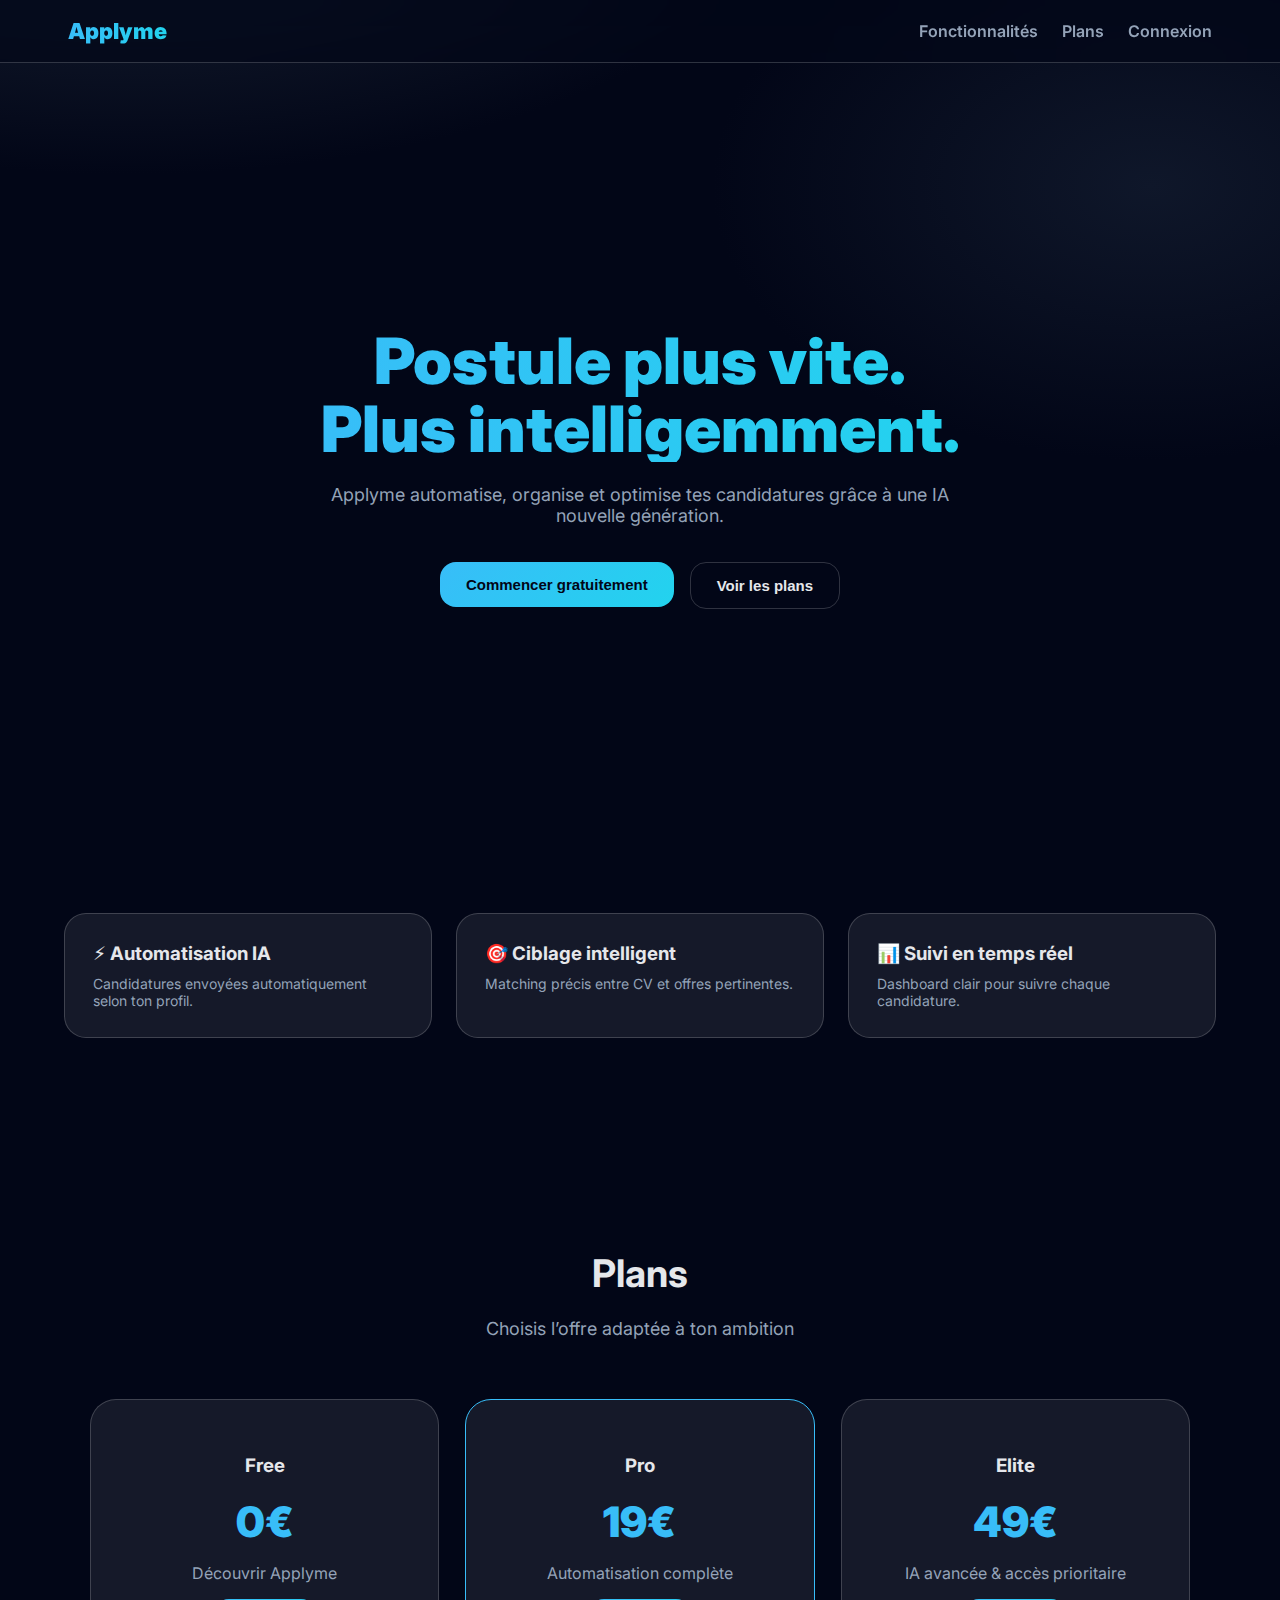
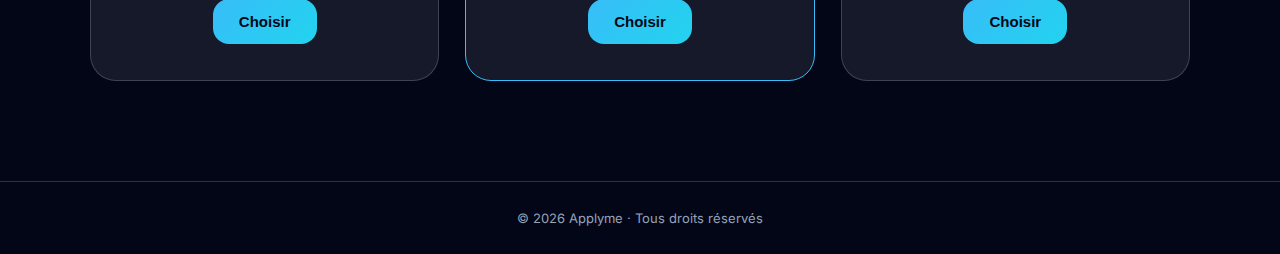
<file: Applyme/web/index.html>
﻿<!doctype html>
<html lang="fr">
<head>
  <meta charset="utf-8" />
  <title>Applyme · Home</title>
  <meta name="viewport" content="width=device-width,initial-scale=1" />
  <link href="https://fonts.googleapis.com/css2?family=Inter:wght@300;400;600;700;900&display=swap" rel="stylesheet">

  <style>
    :root{
      --bg:#020617;
      --card:rgba(255,255,255,.08);
      --border:rgba(255,255,255,.18);
      --primary:#38bdf8;
      --accent:#22d3ee;
      --text:#e5e7eb;
      --muted:#94a3b8;
    }

    *{box-sizing:border-box}

    body{
      margin:0;
      font-family:Inter,system-ui,sans-serif;
      background:
        radial-gradient(1200px 600px at 10% -10%, #1e293b 0%, transparent 60%),
        radial-gradient(800px 500px at 90% 10%, #0f172a 0%, transparent 55%),
        var(--bg);
      color:var(--text);
    }

    /* NAV */
    .nav{
      position:sticky;
      top:0;
      z-index:10;
      backdrop-filter:blur(16px);
      background:rgba(2,6,23,.65);
      border-bottom:1px solid var(--border);
    }
    .nav-inner{
      max-width:1200px;
      margin:auto;
      padding:18px 28px;
      display:flex;
      justify-content:space-between;
      align-items:center;
    }
    .logo{
      font-weight:900;
      font-size:22px;
      background:linear-gradient(90deg,var(--primary),var(--accent));
        -webkit-background-clip: text;
  background-clip: text;              /* standard */
  -webkit-text-fill-color: transparent;
    }
    .nav a{
      color:var(--muted);
      text-decoration:none;
      font-weight:600;
      margin-left:20px;
    }
    .nav a:hover{color:var(--primary)}

    /* HERO */
    .hero{
      min-height:90vh;
      display:flex;
      align-items:center;
      justify-content:center;
      text-align:center;
      padding:80px 24px;
    }
    h1{
      margin:0;
      font-size:64px;
      line-height:1.05;
      font-weight:900;
      background:linear-gradient(90deg,var(--primary),var(--accent));
        -webkit-background-clip: text;
  background-clip: text;              /* standard */
  -webkit-text-fill-color: transparent;
    }
    .subtitle{
      max-width:680px;
      margin:22px auto 0;
      font-size:18px;
      color:var(--muted);
    }
    .cta{
      margin-top:36px;
      display:flex;
      gap:16px;
      justify-content:center;
      flex-wrap:wrap;
    }

    .btn{
      padding:14px 26px;
      border-radius:16px;
      font-weight:700;
      font-size:15px;
      border:0;
      cursor:pointer;
      background:linear-gradient(135deg,var(--primary),var(--accent));
      color:#020617;
      transition:.35s ease;
    }
    .btn:hover{
      transform:translateY(-2px);
      box-shadow:0 0 40px rgba(56,189,248,.55);
    }
    .btn-outline{
      background:transparent;
      color:var(--text);
      border:1px solid var(--border);
    }

    /* FEATURES */
    .features{
      max-width:1200px;
      margin:auto;
      padding:40px 24px 80px;
      display:grid;
      gap:24px;
    }
    @media(min-width:900px){
      .features{grid-template-columns:repeat(3,1fr)}
    }
    .feature{
      background:var(--card);
      border:1px solid var(--border);
      border-radius:22px;
      padding:28px;
      transition:.4s ease;
    }
    .feature:hover{
      transform:translateY(-8px);
      box-shadow:0 30px 70px rgba(0,0,0,.6);
    }
    .feature h3{margin:0 0 10px}
    .feature p{margin:0;color:var(--muted);font-size:14px}

    /* PLANS */
    .plans{
      padding:100px 24px;
      background:linear-gradient(180deg,transparent,#020617);
    }
    .plans h2{
      text-align:center;
      font-size:38px;
      margin-bottom:14px;
    }
    .plans .subtitle{text-align:center}

    .grid{
      display:grid;
      gap:26px;
      max-width:1100px;
      margin:60px auto 0;
    }
    @media(min-width:900px){
      .grid{grid-template-columns:repeat(3,1fr)}
    }
    .card{
      background:var(--card);
      border:1px solid var(--border);
      border-radius:26px;
      padding:36px 30px;
      text-align:center;
      transition:.45s ease;
      position:relative;
      overflow:hidden;
    }
    .card::after{
      content:"";
      position:absolute;
      inset:0;
      background:linear-gradient(120deg,transparent 30%,rgba(56,189,248,.25),transparent 70%);
      transform:translateX(-100%);
    }
    .card:hover::after{animation:scan 1.2s ease}
    .card:hover{transform:translateY(-12px)}
    @keyframes scan{to{transform:translateX(100%)}}

    .price{
      font-size:42px;
      font-weight:900;
      color:var(--primary);
      margin:14px 0;
    }
    .card p{color:var(--muted)}

    /* FOOTER */
    footer{
      border-top:1px solid var(--border);
      text-align:center;
      padding:28px;
      color:var(--muted);
      font-size:13px;
    }
  </style>
</head>
<body>

  <nav class="nav">
    <div class="nav-inner">
      <div class="logo">Applyme</div>
      <div>
        <a href="#features">Fonctionnalités</a>
        <a href="#plans">Plans</a>
        <a href="auth.html">Connexion</a>
      </div>
    </div>
  </nav>

  <section class="hero">
    <div>
      <h1>Postule plus vite.<br>Plus intelligemment.</h1>
      <p class="subtitle">
        Applyme automatise, organise et optimise tes candidatures grâce à une IA nouvelle génération.
      </p>
      <div class="cta">
        <a href="auth.html"><button class="btn">Commencer gratuitement</button></a>
        <a href="#plans"><button class="btn btn-outline">Voir les plans</button></a>
      </div>
    </div>
  </section>

  <section class="features" id="features">
    <div class="feature">
      <h3>⚡ Automatisation IA</h3>
      <p>Candidatures envoyées automatiquement selon ton profil.</p>
    </div>
    <div class="feature">
      <h3>🎯 Ciblage intelligent</h3>
      <p>Matching précis entre CV et offres pertinentes.</p>
    </div>
    <div class="feature">
      <h3>📊 Suivi en temps réel</h3>
      <p>Dashboard clair pour suivre chaque candidature.</p>
    </div>
  </section>

  <section class="plans" id="plans">
    <h2>Plans</h2>
    <p class="subtitle">Choisis l’offre adaptée à ton ambition</p>

    <div class="grid">
      <div class="card">
        <h3>Free</h3>
        <div class="price">0€</div>
        <p>Découvrir Applyme</p>
        <a href="auth.html"><button class="btn">Choisir</button></a>
      </div>

      <div class="card" style="border-color:var(--primary)">
        <h3>Pro</h3>
        <div class="price">19€</div>
        <p>Automatisation complète</p>
        <a href="checkout.html"><button class="btn">Choisir</button></a>
      </div>

      <div class="card">
        <h3>Elite</h3>
        <div class="price">49€</div>
        <p>IA avancée & accès prioritaire</p>
        <a href="checkout.html"><button class="btn">Choisir</button></a>
      </div>
    </div>
  </section>

  <footer>
    © 2026 Applyme · Tous droits réservés
  </footer>

</body>
</html>
</file>
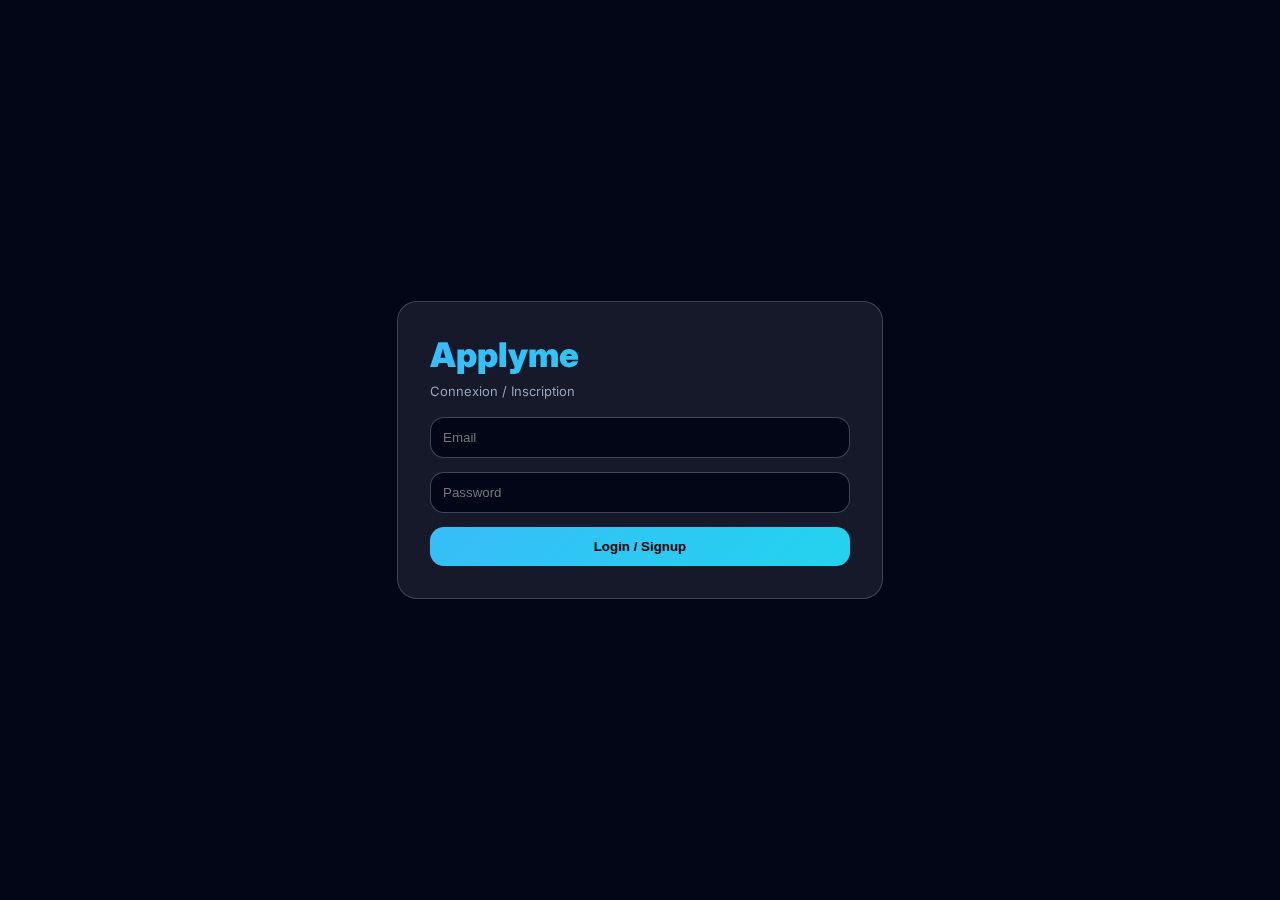
<file: Applyme/web/auth.html>
<html lang="fr">
<head>
<meta charset="utf-8" />
<title>Applyme · Auth</title>
<meta name="viewport" content="width=device-width,initial-scale=1" />
<link href="https://fonts.googleapis.com/css2?family=Inter:wght@300;400;600;700;900&display=swap" rel="stylesheet">
<style>/* === SAME FUTURISTIC CSS === */
body{margin:0;min-height:100vh;font-family:Inter;background:#020617;color:#e5e7eb;display:flex;align-items:center;justify-content:center}
.card{width:420px;background:rgba(255,255,255,.08);backdrop-filter:blur(18px);border:1px solid rgba(255,255,255,.18);border-radius:20px;padding:32px}
h1{margin:0 0 8px;font-size:34px;font-weight:900;background:linear-gradient(90deg,#38bdf8,#22d3ee);-webkit-background-clip:text;-webkit-text-fill-color:transparent}
.row{display:grid;gap:14px;margin-top:18px}
input{padding:12px;border-radius:14px;border:1px solid rgba(255,255,255,.25);background:#020617;color:#e5e7eb}
button{padding:12px;border-radius:14px;border:0;font-weight:700;cursor:pointer;background:linear-gradient(135deg,#38bdf8,#22d3ee)}
.small{color:#94a3b8;font-size:13px}
</style>
</head>
<body>
<div class="card">
<h1>Applyme</h1>
<div class="small">Connexion / Inscription</div>
<div class="row">
<input placeholder="Email" />
<input type="password" placeholder="Password" />
<button>Login / Signup</button>
</div>
</div>
</body>
</html>
</file>
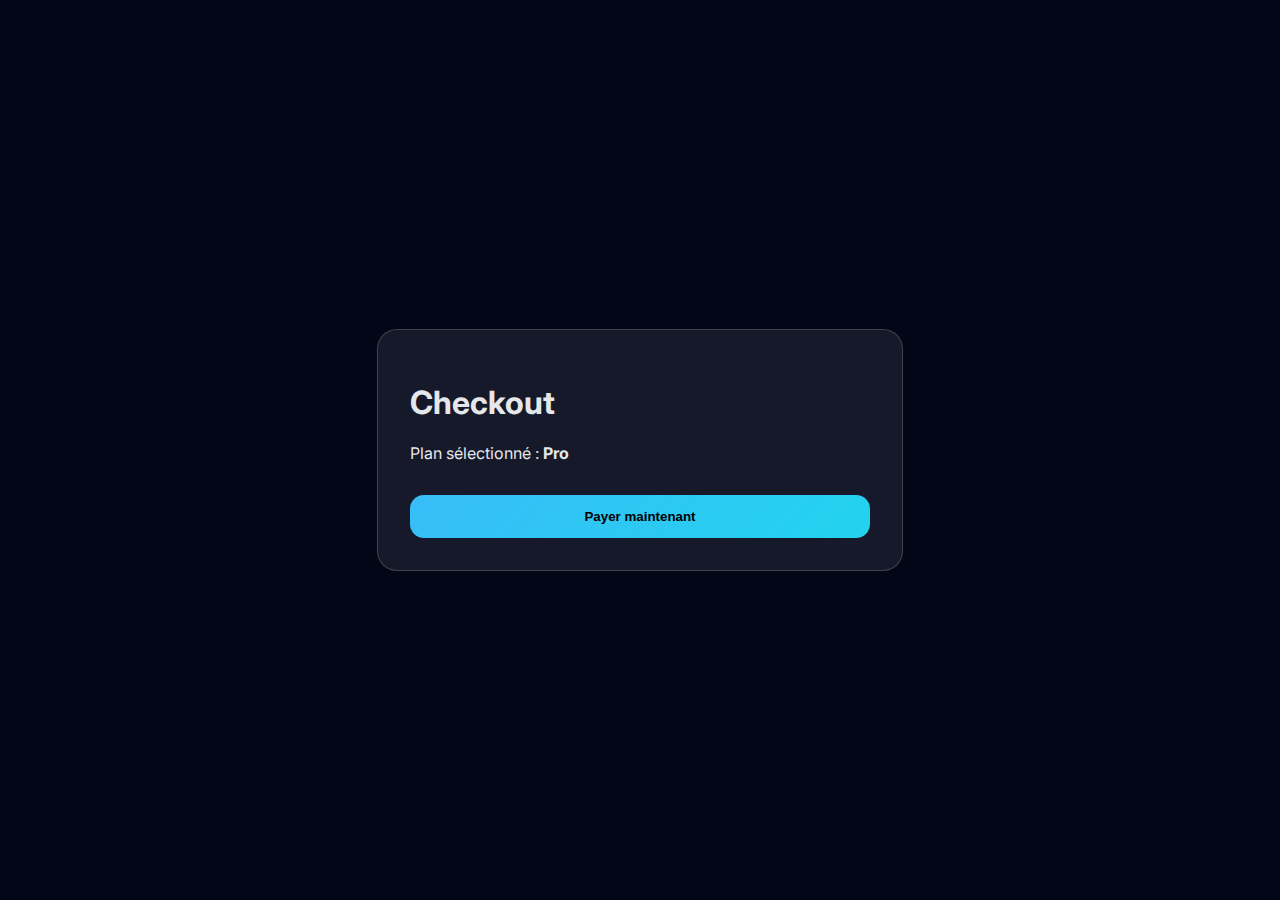
<file: Applyme/web/checkout.html>
<html lang="fr"><head><meta charset="utf-8"><title>Applyme · Checkout</title><meta name="viewport" content="width=device-width,initial-scale=1">
<link href="https://fonts.googleapis.com/css2?family=Inter:wght@300;400;600;700;900&display=swap" rel="stylesheet">
<style>body{margin:0;font-family:Inter;background:#020617;color:#e5e7eb;display:flex;align-items:center;justify-content:center;height:100vh}
.card{width:460px;background:rgba(255,255,255,.08);border:1px solid rgba(255,255,255,.18);border-radius:20px;padding:32px}
button{width:100%;margin-top:16px;padding:14px;border-radius:14px;border:0;font-weight:700;background:linear-gradient(135deg,#38bdf8,#22d3ee)}
</style></head>
<body>
<div class="card">
<h1>Checkout</h1>
<p>Plan sélectionné : <b>Pro</b></p>
<button>Payer maintenant</button>
</div>
</body></html>
</file>
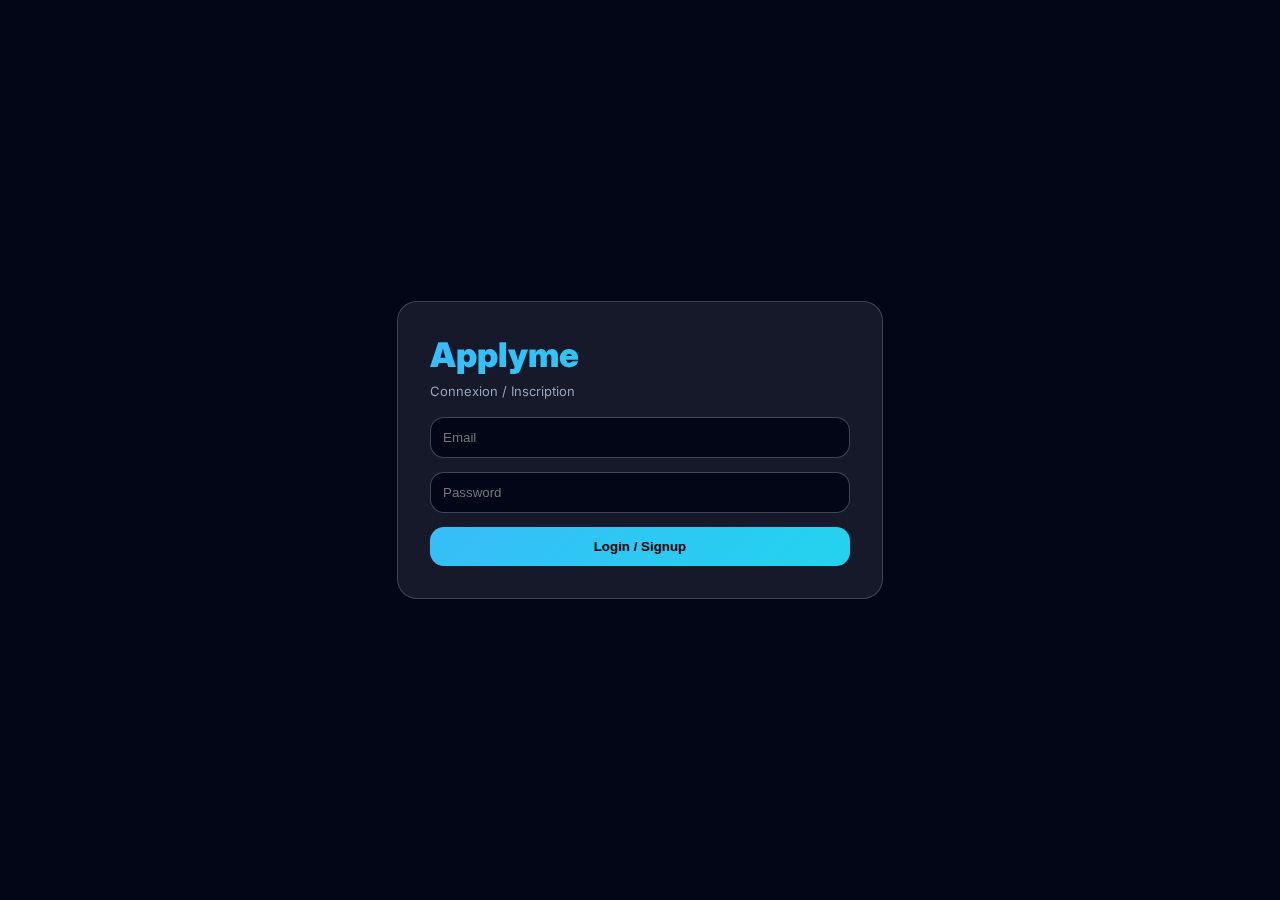
<file: Applyme/web/profile.html>
<html lang="fr">
<head>
<meta charset="utf-8" />
<title>Applyme · Auth</title>
<meta name="viewport" content="width=device-width,initial-scale=1" />
<link href="https://fonts.googleapis.com/css2?family=Inter:wght@300;400;600;700;900&display=swap" rel="stylesheet">
<style>/* === SAME FUTURISTIC CSS === */
body{margin:0;min-height:100vh;font-family:Inter;background:#020617;color:#e5e7eb;display:flex;align-items:center;justify-content:center}
.card{width:420px;background:rgba(255,255,255,.08);backdrop-filter:blur(18px);border:1px solid rgba(255,255,255,.18);border-radius:20px;padding:32px}
h1{margin:0 0 8px;font-size:34px;font-weight:900;background:linear-gradient(90deg,#38bdf8,#22d3ee);-webkit-background-clip: text;
  background-clip: text;-webkit-text-fill-color:transparent}
.row{display:grid;gap:14px;margin-top:18px}
input{padding:12px;border-radius:14px;border:1px solid rgba(255,255,255,.25);background:#020617;color:#e5e7eb}
button{padding:12px;border-radius:14px;border:0;font-weight:700;cursor:pointer;background:linear-gradient(135deg,#38bdf8,#22d3ee)}
.small{color:#94a3b8;font-size:13px}
</style>
</head>
<body>
<div class="card">
<h1>Applyme</h1>
<div class="small">Connexion / Inscription</div>
<div class="row">
<input placeholder="Email" />
<input type="password" placeholder="Password" />
<button>Login / Signup</button>
</div>
</div>
</body>
</html>
</file>
